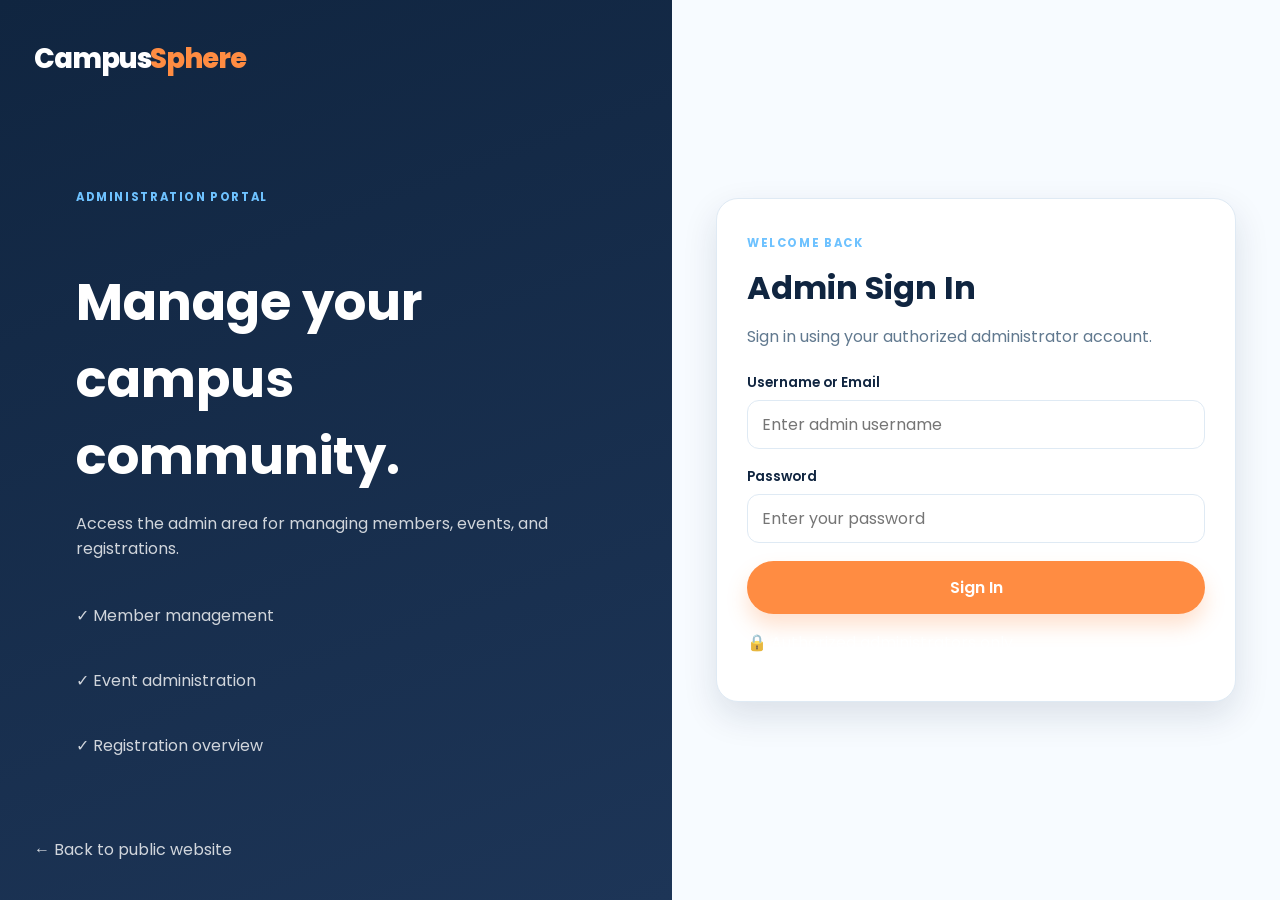
<file: admin-login.html>
<!DOCTYPE html>
<html lang="en">
<head>
  <meta charset="UTF-8" />
  <meta name="viewport" content="width=device-width, initial-scale=1.0" />
  <title>CampusSphere | Admin Login</title>
  <link rel="preconnect" href="https://fonts.googleapis.com" />
  <link rel="preconnect" href="https://fonts.gstatic.com" crossorigin />
  <link href="https://fonts.googleapis.com/css2?family=Poppins:wght@400;500;600;700&display=swap" rel="stylesheet" />
  <link rel="stylesheet" href="styles.css" />
  <script src="app.js" defer></script>
</head>
<body class="admin-auth-page">
  <main class="auth-layout">
    <section class="auth-visual">
      <a class="logo" href="index.html">Campus<span>Sphere</span></a>

      <div class="auth-visual-content">
        <span class="eyebrow">Administration portal</span>
        <h1>Manage your campus community.</h1>
        <p>Access the admin area for managing members, events, and registrations.</p>
        <div class="auth-benefits">
          <p>✓ Member management</p>
          <p>✓ Event administration</p>
          <p>✓ Registration overview</p>
        </div>
      </div>

      <a class="auth-back" href="index.html">← Back to public website</a>
    </section>

    <section class="auth-form-wrap">
      <form class="form-card auth-card" id="admin-login-form" action="#" method="post" data-demo-form>
        <span class="eyebrow">Welcome back</span>
        <h2>Admin Sign In</h2>
        <p class="form-subtitle">Sign in using your authorized administrator account.</p>

        <div class="form-group">
          <label for="admin-username">Username or Email</label>
          <input type="text" id="admin-username" name="username" autocomplete="username" required placeholder="Enter admin username" />
        </div>

        <div class="form-group">
          <label for="admin-password">Password</label>
          <input type="password" id="admin-password" name="password" autocomplete="current-password" required placeholder="Enter your password" />
        </div>

        <button class="btn btn-primary btn-full" type="submit">Sign In</button>
        <p id="admin-login-message" class="form-message" aria-live="polite"></p>
        <p class="security-note">🔒 Authorized administrators only.</p>
      </form>
    </section>
  </main>
</body>
</html>
</file>
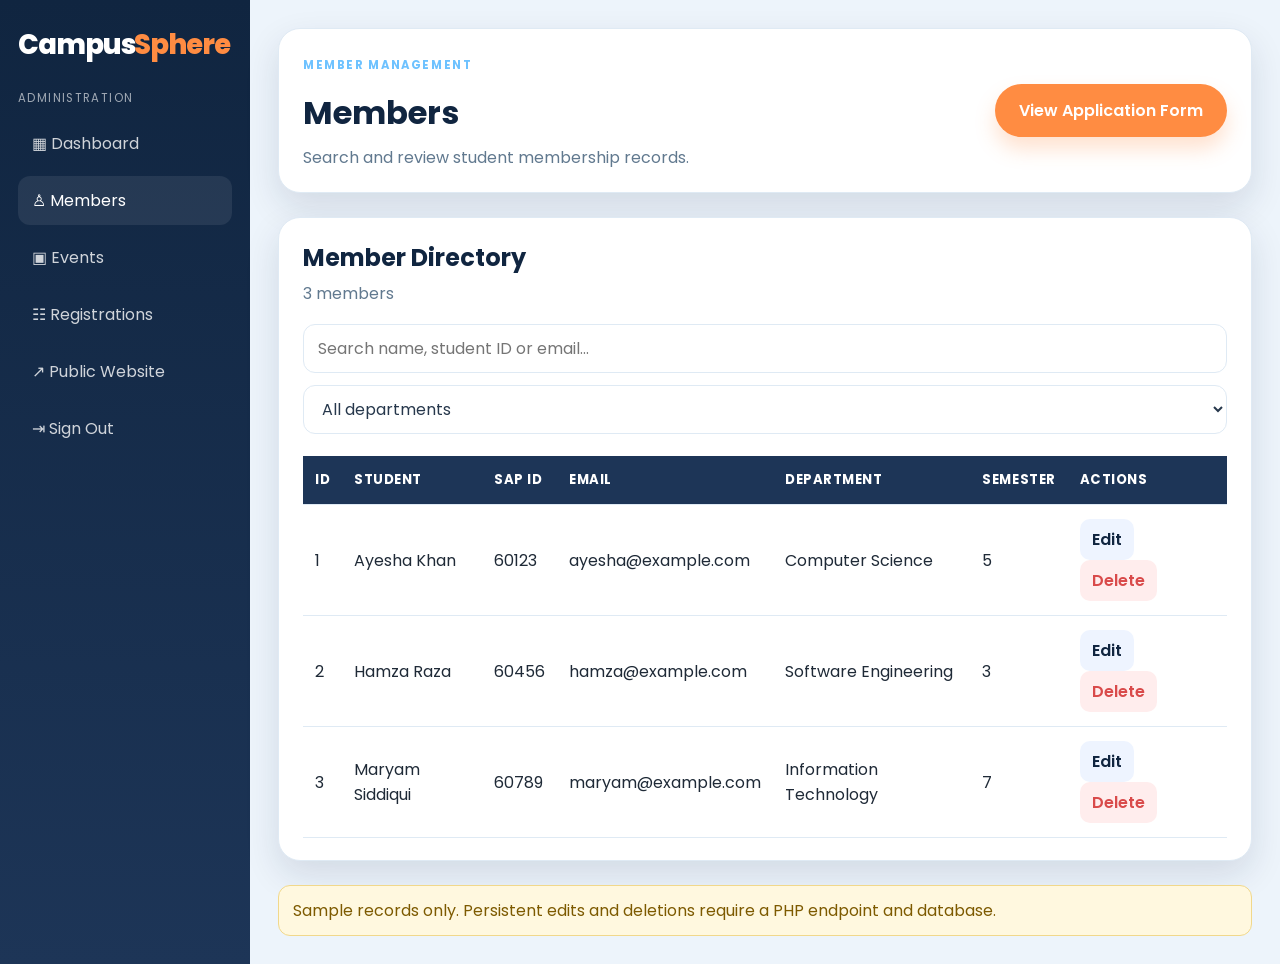
<file: admin-members.html>
<!DOCTYPE html>
<html lang="en">
<head>
  <meta charset="UTF-8" />
  <meta name="viewport" content="width=device-width, initial-scale=1.0" />
  <title>CampusSphere | Manage Members</title>
  <link rel="preconnect" href="https://fonts.googleapis.com" />
  <link rel="preconnect" href="https://fonts.gstatic.com" crossorigin />
  <link href="https://fonts.googleapis.com/css2?family=Poppins:wght@400;500;600;700&display=swap" rel="stylesheet" />
  <link rel="stylesheet" href="styles.css" />
  <script src="app.js" defer></script>
</head>
<body class="admin-page">
  <aside class="admin-sidebar">
    <a class="logo" href="index.html">Campus<span>Sphere</span></a>
    <p class="sidebar-label">Administration</p>
    <a class="sidebar-link" href="admin_dashboard.html">▦ Dashboard</a>
    <a class="sidebar-link active" href="admin-members.html">♙ Members</a>
    <a class="sidebar-link" href="admin_events.html">▣ Events</a>
    <a class="sidebar-link" href="admin-registrations.html">☷ Registrations</a>
    <a class="sidebar-link" href="index.html">↗ Public Website</a>
    <a class="sidebar-link" href="admin-login.html">⇥ Sign Out</a>
  </aside>

  <main class="admin-main">
    <header class="admin-topbar">
      <div>
        <span class="eyebrow">Member management</span>
        <h1>Members</h1>
        <p>Search and review student membership records.</p>
      </div>
      <a href="membership.html" class="btn btn-primary">View Application Form</a>
    </header>

    <section class="admin-content">
      <div class="admin-panel">
        <div class="panel-heading">
          <div>
            <h2>Member Directory</h2>
            <p id="member-count">3 sample members</p>
          </div>
        </div>

        <div class="filter-bar admin-filter">
          <input type="search" id="member-search" placeholder="Search name, student ID or email..." aria-label="Search members" />
          <select id="member-department-filter" aria-label="Filter department">
            <option value="">All departments</option>
            <option>Computer Science</option>
            <option>Software Engineering</option>
            <option>Information Technology</option>
          </select>
        </div>

        <div class="table-wrap">
          <table data-table>
            <thead>
              <tr>
                <th>ID</th>
                <th>Student</th>
                <th>SAP ID</th>
                <th>Email</th>
                <th>Department</th>
                <th>Semester</th>
                <th>Actions</th>
              </tr>
            </thead>
            <tbody id="admin-members-table">
              <tr class="admin-member-row" data-department="Computer Science"><td>1</td><td>Ayesha Khan</td><td>60123</td><td>ayesha@example.com</td><td>Computer Science</td><td>5</td><td><button class="table-action edit-member">Edit</button> <button class="table-action danger delete-member">Delete</button></td></tr>
              <tr class="admin-member-row" data-department="Software Engineering"><td>2</td><td>Hamza Raza</td><td>60456</td><td>hamza@example.com</td><td>Software Engineering</td><td>3</td><td><button class="table-action edit-member">Edit</button> <button class="table-action danger delete-member">Delete</button></td></tr>
              <tr class="admin-member-row" data-department="Information Technology"><td>3</td><td>Maryam Siddiqui</td><td>60789</td><td>maryam@example.com</td><td>Information Technology</td><td>7</td><td><button class="table-action edit-member">Edit</button> <button class="table-action danger delete-member">Delete</button></td></tr>
            </tbody>
          </table>
        </div>

        <p id="members-no-results" class="empty-state" hidden>No matching members found.</p>
        <p id="members-message" class="form-message" aria-live="polite"></p>
      </div>

      <p class="demo-notice">Sample records only. Persistent edits and deletions require a PHP endpoint and database.</p>
    </section>
  </main>
</body>
</html>
</file>
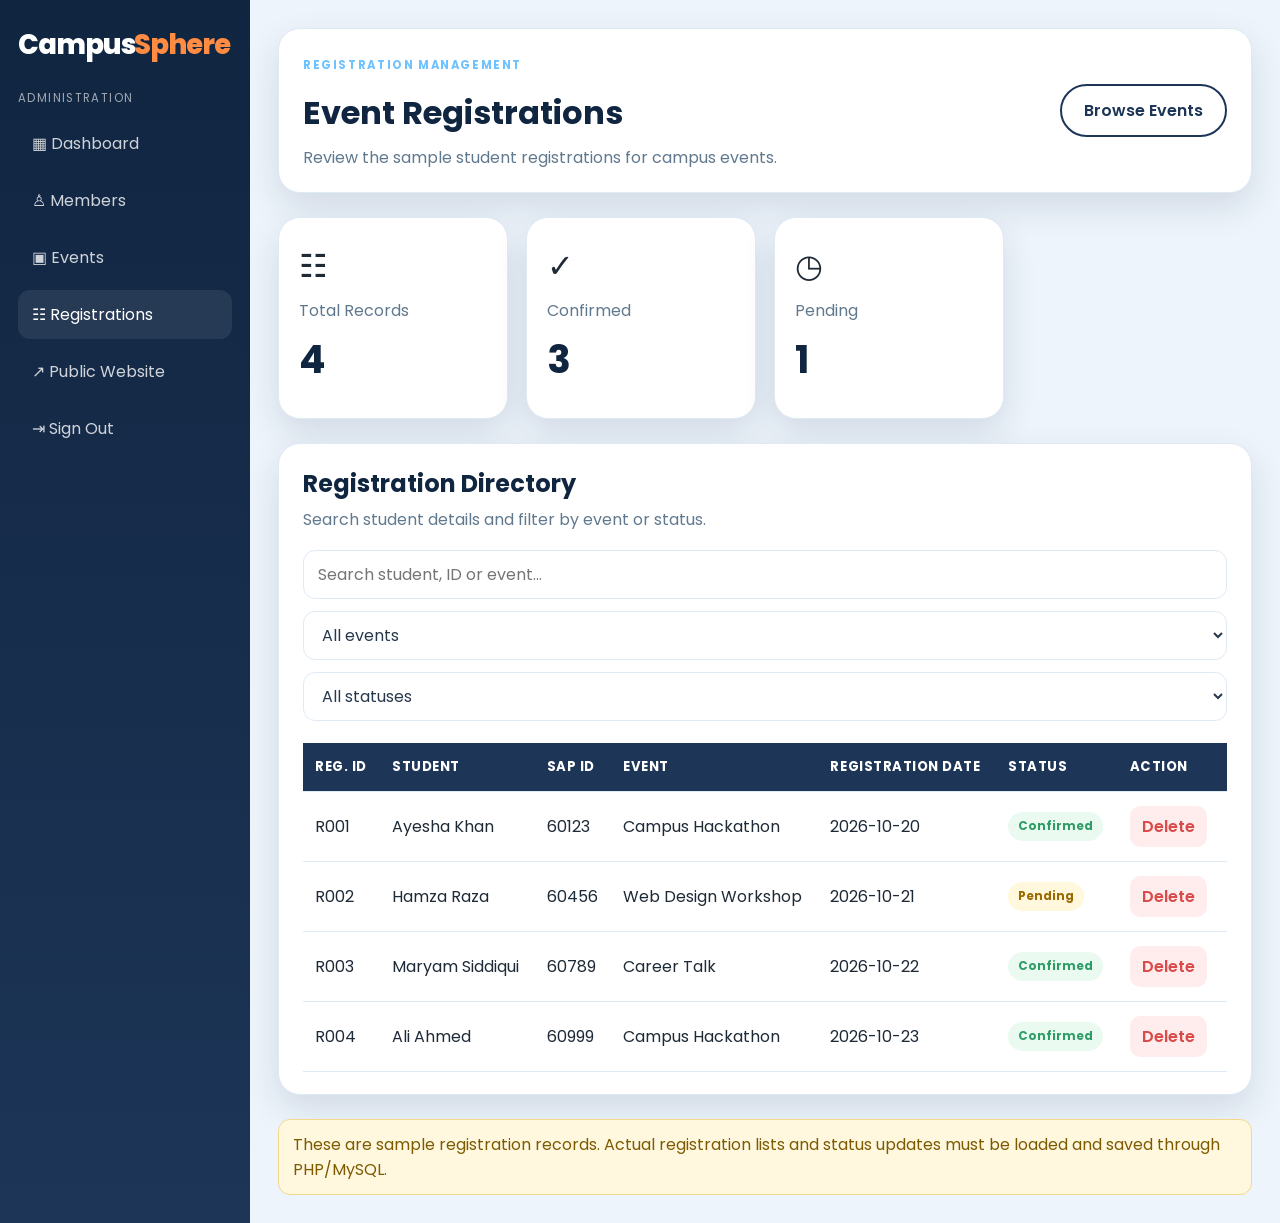
<file: admin-registrations.html>
<!DOCTYPE html>
<html lang="en">
<head>
  <meta charset="UTF-8" />
  <meta name="viewport" content="width=device-width, initial-scale=1.0" />
  <title>CampusSphere | Event Registrations</title>
  <link rel="preconnect" href="https://fonts.googleapis.com" />
  <link rel="preconnect" href="https://fonts.gstatic.com" crossorigin />
  <link href="https://fonts.googleapis.com/css2?family=Poppins:wght@400;500;600;700&display=swap" rel="stylesheet" />
  <link rel="stylesheet" href="styles.css" />
  <script src="app.js" defer></script>
</head>
<body class="admin-page">
  <aside class="admin-sidebar">
    <a class="logo" href="index.html">Campus<span>Sphere</span></a>
    <p class="sidebar-label">Administration</p>
    <a class="sidebar-link" href="admin_dashboard.html">▦ Dashboard</a>
    <a class="sidebar-link" href="admin-members.html">♙ Members</a>
    <a class="sidebar-link" href="admin_events.html">▣ Events</a>
    <a class="sidebar-link active" href="admin-registrations.html">☷ Registrations</a>
    <a class="sidebar-link" href="index.html">↗ Public Website</a>
    <a class="sidebar-link" href="admin-login.html">⇥ Sign Out</a>
  </aside>

  <main class="admin-main">
    <header class="admin-topbar">
      <div>
        <span class="eyebrow">Registration management</span>
        <h1>Event Registrations</h1>
        <p>Review the sample student registrations for campus events.</p>
      </div>
      <a href="events.html" class="btn btn-outline">Browse Events</a>
    </header>

    <section class="admin-content">
      <div class="admin-stat-grid">
        <article class="admin-stat"><span class="stat-symbol">☷</span><p>Total Records</p><h2 id="registration-total">4</h2></article>
        <article class="admin-stat"><span class="stat-symbol">✓</span><p>Confirmed</p><h2 id="registration-confirmed">3</h2></article>
        <article class="admin-stat"><span class="stat-symbol">◷</span><p>Pending</p><h2 id="registration-pending">1</h2></article>
      </div>

      <section class="admin-panel">
        <div class="panel-heading">
          <div>
            <h2>Registration Directory</h2>
            <p>Search student details and filter by event or status.</p>
          </div>
        </div>

        <div class="filter-bar admin-filter">
          <input type="search" id="registration-search" placeholder="Search student, ID or event..." aria-label="Search registrations" />
          <select id="registration-event-filter" aria-label="Filter by event">
            <option value="">All events</option>
            <option>Campus Hackathon</option>
            <option>Web Design Workshop</option>
            <option>Career Talk</option>
          </select>
          <select id="registration-status-filter" aria-label="Filter by status">
            <option value="">All statuses</option>
            <option>Confirmed</option>
            <option>Pending</option>
          </select>
        </div>

        <div class="table-wrap">
          <table data-table>
            <thead>
              <tr>
                <th>Reg. ID</th>
                <th>Student</th>
                <th>SAP ID</th>
                <th>Event</th>
                <th>Registration Date</th>
                <th>Status</th>
                <th>Action</th>
              </tr>
            </thead>
            <tbody id="admin-registrations-table">
              <tr class="registration-row" data-event="Campus Hackathon" data-status="Confirmed"><td>R001</td><td>Ayesha Khan</td><td>60123</td><td>Campus Hackathon</td><td>2026-10-20</td><td><span class="status-badge">Confirmed</span></td><td><button class="table-action danger delete-registration">Delete</button></td></tr>
              <tr class="registration-row" data-event="Web Design Workshop" data-status="Pending"><td>R002</td><td>Hamza Raza</td><td>60456</td><td>Web Design Workshop</td><td>2026-10-21</td><td><span class="status-badge status-pending">Pending</span></td><td><button class="table-action danger delete-registration">Delete</button></td></tr>
              <tr class="registration-row" data-event="Career Talk" data-status="Confirmed"><td>R003</td><td>Maryam Siddiqui</td><td>60789</td><td>Career Talk</td><td>2026-10-22</td><td><span class="status-badge">Confirmed</span></td><td><button class="table-action danger delete-registration">Delete</button></td></tr>
              <tr class="registration-row" data-event="Campus Hackathon" data-status="Confirmed"><td>R004</td><td>Ali Ahmed</td><td>60999</td><td>Campus Hackathon</td><td>2026-10-23</td><td><span class="status-badge">Confirmed</span></td><td><button class="table-action danger delete-registration">Delete</button></td></tr>
            </tbody>
          </table>
        </div>

        <p id="registrations-empty" class="empty-state" hidden>No matching registrations found.</p>
        <p id="registrations-message" class="form-message" aria-live="polite"></p>
      </section>

      <p class="demo-notice">These are sample registration records. Actual registration lists and status updates must be loaded and saved through PHP/MySQL.</p>
    </section>
  </main>
</body>
</html>
</file>
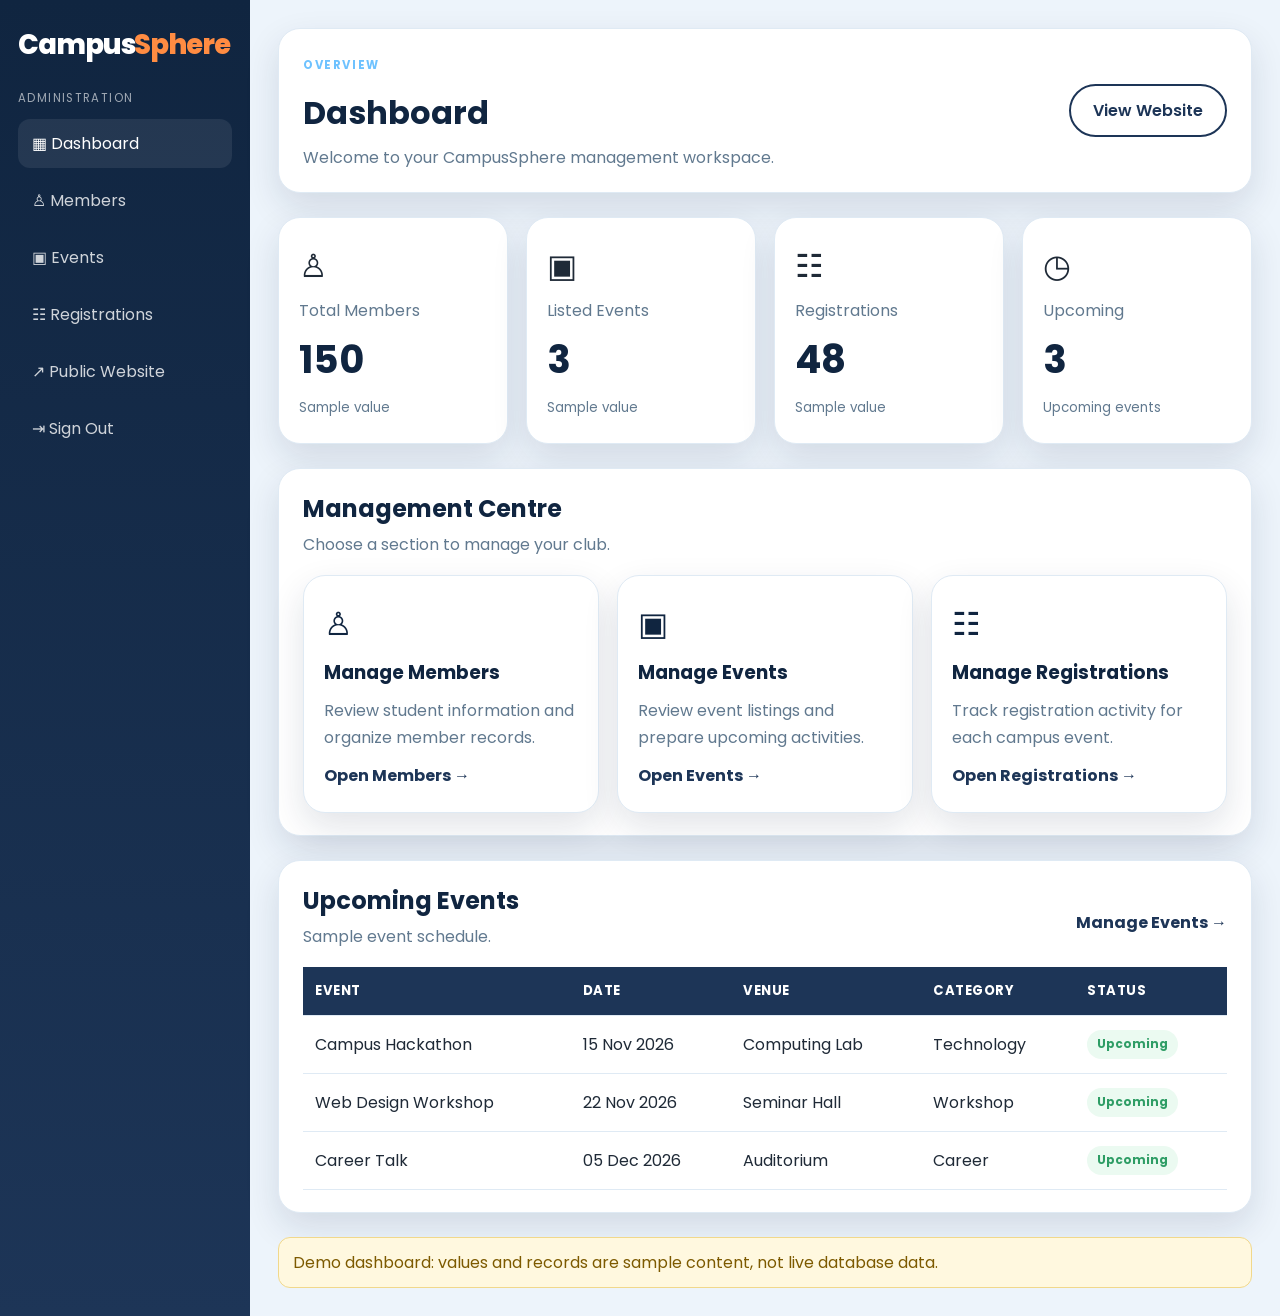
<file: admin_dashboard.html>
<!DOCTYPE html>
<html lang="en">
<head>
  <meta charset="UTF-8" />
  <meta name="viewport" content="width=device-width, initial-scale=1.0" />
  <title>CampusSphere | Admin Dashboard</title>
  <link rel="preconnect" href="https://fonts.googleapis.com" />
  <link rel="preconnect" href="https://fonts.gstatic.com" crossorigin />
  <link href="https://fonts.googleapis.com/css2?family=Poppins:wght@400;500;600;700&display=swap" rel="stylesheet" />
  <link rel="stylesheet" href="styles.css" />
  <script src="app.js" defer></script>
</head>
<body class="admin-page">
  <aside class="admin-sidebar">
    <a class="logo" href="index.html">Campus<span>Sphere</span></a>
    <p class="sidebar-label">Administration</p>
    <a class="sidebar-link active" href="admin_dashboard.html">▦ Dashboard</a>
    <a class="sidebar-link" href="admin-members.html">♙ Members</a>
    <a class="sidebar-link" href="admin_events.html">▣ Events</a>
    <a class="sidebar-link" href="admin-registrations.html">☷ Registrations</a>
    <a class="sidebar-link" href="index.html">↗ Public Website</a>
    <a class="sidebar-link" href="admin-login.html">⇥ Sign Out</a>
  </aside>

  <main class="admin-main">
    <header class="admin-topbar">
      <div>
        <span class="eyebrow">Overview</span>
        <h1>Dashboard</h1>
        <p>Welcome to your CampusSphere management workspace.</p>
      </div>
      <a href="index.html" class="btn btn-outline">View Website</a>
    </header>

    <section class="admin-content">
      <div class="admin-stat-grid">
        <article class="admin-stat">
          <span class="stat-symbol">♙</span>
          <p>Total Members</p>
          <h2 id="dashboard-members">150</h2>
          <small>Sample value</small>
        </article>
        <article class="admin-stat">
          <span class="stat-symbol">▣</span>
          <p>Listed Events</p>
          <h2 id="dashboard-events">3</h2>
          <small>Sample value</small>
        </article>
        <article class="admin-stat">
          <span class="stat-symbol">☷</span>
          <p>Registrations</p>
          <h2 id="dashboard-registrations">48</h2>
          <small>Sample value</small>
        </article>
        <article class="admin-stat">
          <span class="stat-symbol">◷</span>
          <p>Upcoming</p>
          <h2>3</h2>
          <small>Upcoming events</small>
        </article>
      </div>

      <section class="admin-panel">
        <div class="panel-heading">
          <div>
            <h2>Management Centre</h2>
            <p>Choose a section to manage your club.</p>
          </div>
        </div>

        <div class="management-grid">
          <a class="management-card" href="admin-members.html"><span>♙</span><h3>Manage Members</h3><p>Review student information and organize member records.</p><strong>Open Members →</strong></a>
          <a class="management-card" href="admin_events.html"><span>▣</span><h3>Manage Events</h3><p>Review event listings and prepare upcoming activities.</p><strong>Open Events →</strong></a>
          <a class="management-card" href="admin-registrations.html"><span>☷</span><h3>Manage Registrations</h3><p>Track registration activity for each campus event.</p><strong>Open Registrations →</strong></a>
        </div>
      </section>

      <section class="admin-panel">
        <div class="panel-heading">
          <div>
            <h2>Upcoming Events</h2>
            <p>Sample event schedule.</p>
          </div>
          <a class="text-link" href="admin_events.html">Manage Events →</a>
        </div>

        <div class="table-wrap">
          <table>
            <thead>
              <tr>
                <th>Event</th>
                <th>Date</th>
                <th>Venue</th>
                <th>Category</th>
                <th>Status</th>
              </tr>
            </thead>
            <tbody>
              <tr><td>Campus Hackathon</td><td>15 Nov 2026</td><td>Computing Lab</td><td>Technology</td><td><span class="status-badge">Upcoming</span></td></tr>
              <tr><td>Web Design Workshop</td><td>22 Nov 2026</td><td>Seminar Hall</td><td>Workshop</td><td><span class="status-badge">Upcoming</span></td></tr>
              <tr><td>Career Talk</td><td>05 Dec 2026</td><td>Auditorium</td><td>Career</td><td><span class="status-badge">Upcoming</span></td></tr>
            </tbody>
          </table>
        </div>
      </section>

      <p class="demo-notice">Demo dashboard: values and records are sample content, not live database data.</p>
    </section>
  </main>
</body>
</html>
</file>
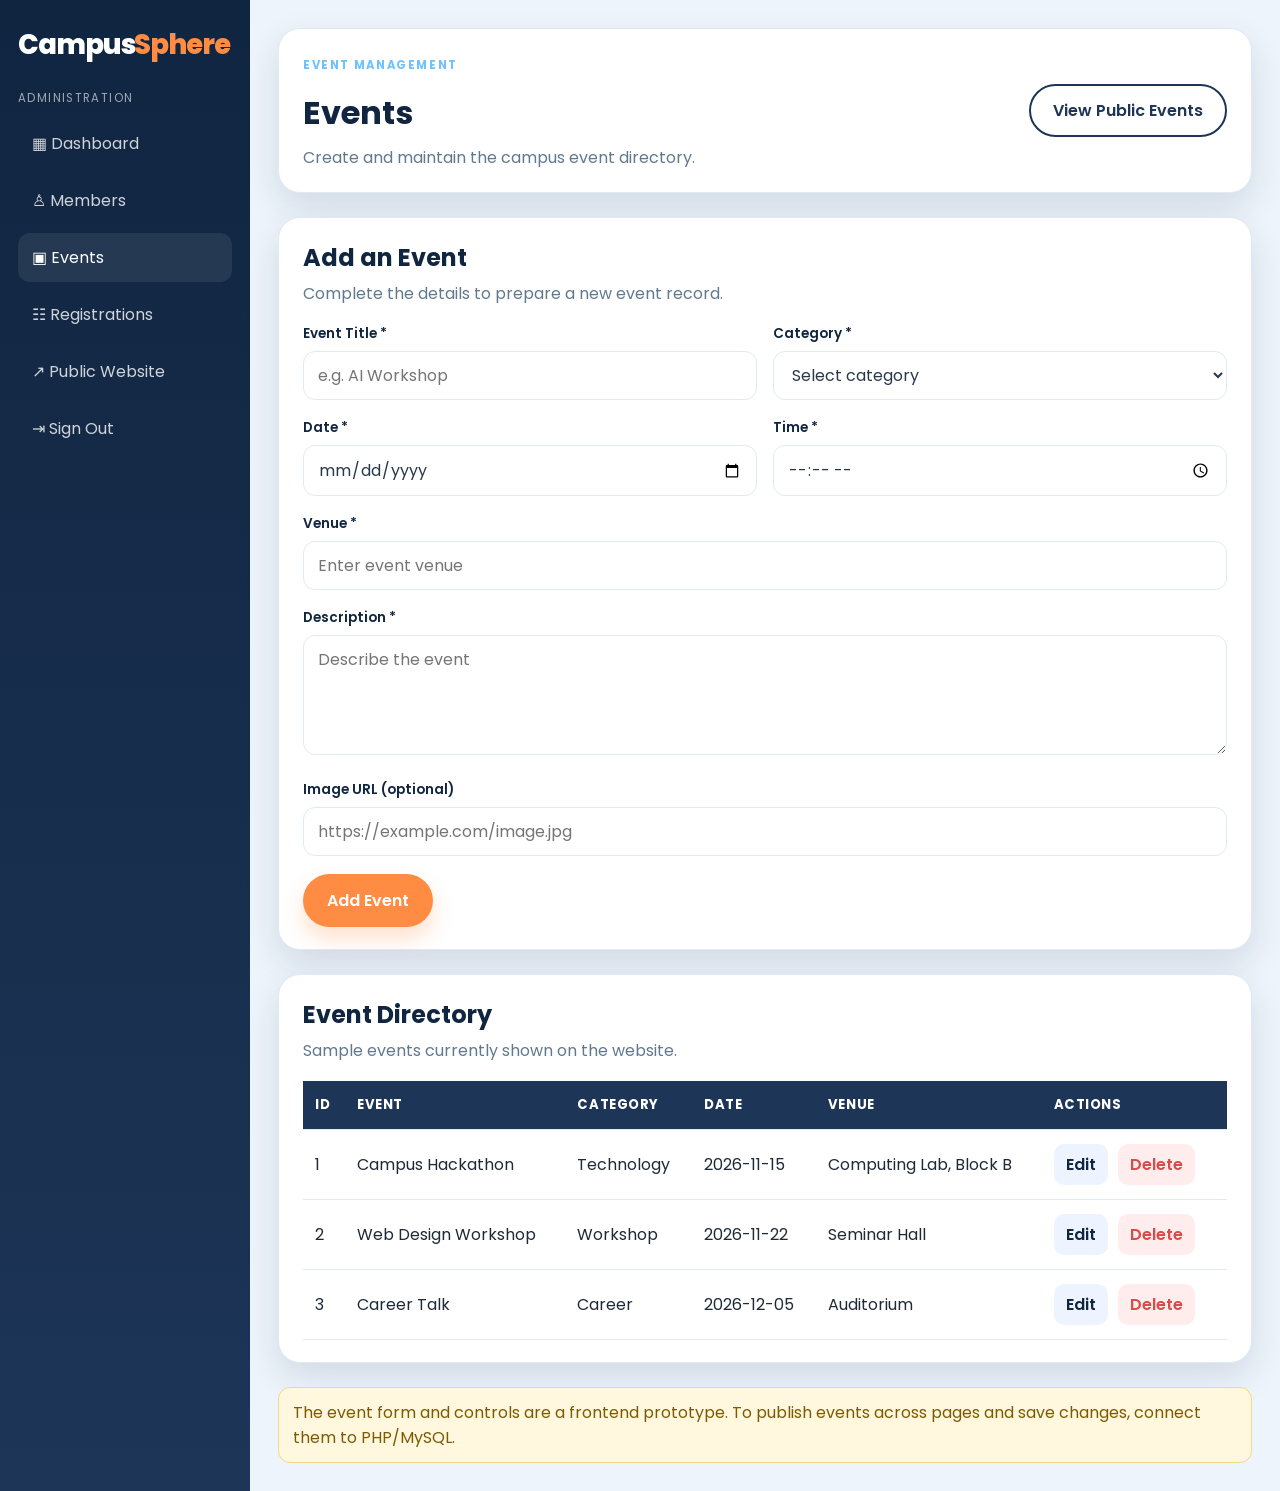
<file: admin_events.html>
<!DOCTYPE html>
<html lang="en">
<head>
  <meta charset="UTF-8" />
  <meta name="viewport" content="width=device-width, initial-scale=1.0" />
  <title>CampusSphere | Manage Events</title>
  <link rel="preconnect" href="https://fonts.googleapis.com" />
  <link rel="preconnect" href="https://fonts.gstatic.com" crossorigin />
  <link href="https://fonts.googleapis.com/css2?family=Poppins:wght@400;500;600;700&display=swap" rel="stylesheet" />
  <link rel="stylesheet" href="styles.css" />
  <script src="app.js" defer></script>
</head>
<body class="admin-page">
  <aside class="admin-sidebar">
    <a class="logo" href="index.html">Campus<span>Sphere</span></a>
    <p class="sidebar-label">Administration</p>
    <a class="sidebar-link" href="admin_dashboard.html">▦ Dashboard</a>
    <a class="sidebar-link" href="admin-members.html">♙ Members</a>
    <a class="sidebar-link active" href="admin_events.html">▣ Events</a>
    <a class="sidebar-link" href="admin-registrations.html">☷ Registrations</a>
    <a class="sidebar-link" href="index.html">↗ Public Website</a>
    <a class="sidebar-link" href="admin-login.html">⇥ Sign Out</a>
  </aside>

  <main class="admin-main">
    <header class="admin-topbar">
      <div>
        <span class="eyebrow">Event management</span>
        <h1>Events</h1>
        <p>Create and maintain the campus event directory.</p>
      </div>
      <a href="events.html" class="btn btn-outline">View Public Events</a>
    </header>

    <section class="admin-content">
      <section class="admin-panel">
        <div class="panel-heading">
          <div>
            <h2>Add an Event</h2>
            <p>Complete the details to prepare a new event record.</p>
          </div>
        </div>

        <form id="admin-event-form" class="admin-form" action="#" method="post" data-demo-form>
          <div class="form-row">
            <div class="form-group">
              <label for="new-event-title">Event Title *</label>
              <input id="new-event-title" name="title" required maxlength="150" placeholder="e.g. AI Workshop" />
            </div>
            <div class="form-group">
              <label for="new-event-category">Category *</label>
              <select id="new-event-category" name="category" required>
                <option value="">Select category</option>
                <option>Technology</option>
                <option>Workshop</option>
                <option>Career</option>
                <option>Social</option>
              </select>
            </div>
          </div>

          <div class="form-row">
            <div class="form-group">
              <label for="new-event-date">Date *</label>
              <input id="new-event-date" name="date" type="date" required />
            </div>
            <div class="form-group">
              <label for="new-event-time">Time *</label>
              <input id="new-event-time" name="time" type="time" required />
            </div>
          </div>

          <div class="form-group">
            <label for="new-event-venue">Venue *</label>
            <input id="new-event-venue" name="venue" required maxlength="200" placeholder="Enter event venue" />
          </div>

          <div class="form-group">
            <label for="new-event-description">Description *</label>
            <textarea id="new-event-description" name="description" rows="3" required maxlength="2000" placeholder="Describe the event"></textarea>
          </div>

          <div class="form-group">
            <label for="new-event-image">Image URL (optional)</label>
            <input id="new-event-image" name="image" type="url" placeholder="https://example.com/image.jpg" />
          </div>

          <button class="btn btn-primary" type="submit">Add Event</button>
          <p id="admin-event-message" class="form-message" aria-live="polite"></p>
        </form>
      </section>

      <section class="admin-panel">
        <div class="panel-heading">
          <div>
            <h2>Event Directory</h2>
            <p>Sample events currently shown on the website.</p>
          </div>
        </div>

        <div class="table-wrap">
          <table>
            <thead>
              <tr>
                <th>ID</th>
                <th>Event</th>
                <th>Category</th>
                <th>Date</th>
                <th>Venue</th>
                <th>Actions</th>
              </tr>
            </thead>
            <tbody id="admin-events-table">
              <tr class="admin-event-row"><td>1</td><td>Campus Hackathon</td><td>Technology</td><td>2026-11-15</td><td>Computing Lab, Block B</td><td><button type="button" class="table-action edit-event">Edit</button> <button type="button" class="table-action danger delete-event">Delete</button></td></tr>
              <tr class="admin-event-row"><td>2</td><td>Web Design Workshop</td><td>Workshop</td><td>2026-11-22</td><td>Seminar Hall</td><td><button type="button" class="table-action edit-event">Edit</button> <button type="button" class="table-action danger delete-event">Delete</button></td></tr>
              <tr class="admin-event-row"><td>3</td><td>Career Talk</td><td>Career</td><td>2026-12-05</td><td>Auditorium</td><td><button type="button" class="table-action edit-event">Edit</button> <button type="button" class="table-action danger delete-event">Delete</button></td></tr>
            </tbody>
          </table>
        </div>

        <p id="admin-events-message" class="form-message" aria-live="polite"></p>
      </section>

      <p class="demo-notice">The event form and controls are a frontend prototype. To publish events across pages and save changes, connect them to PHP/MySQL.</p>
    </section>
  </main>
</body>
</html>
</file>
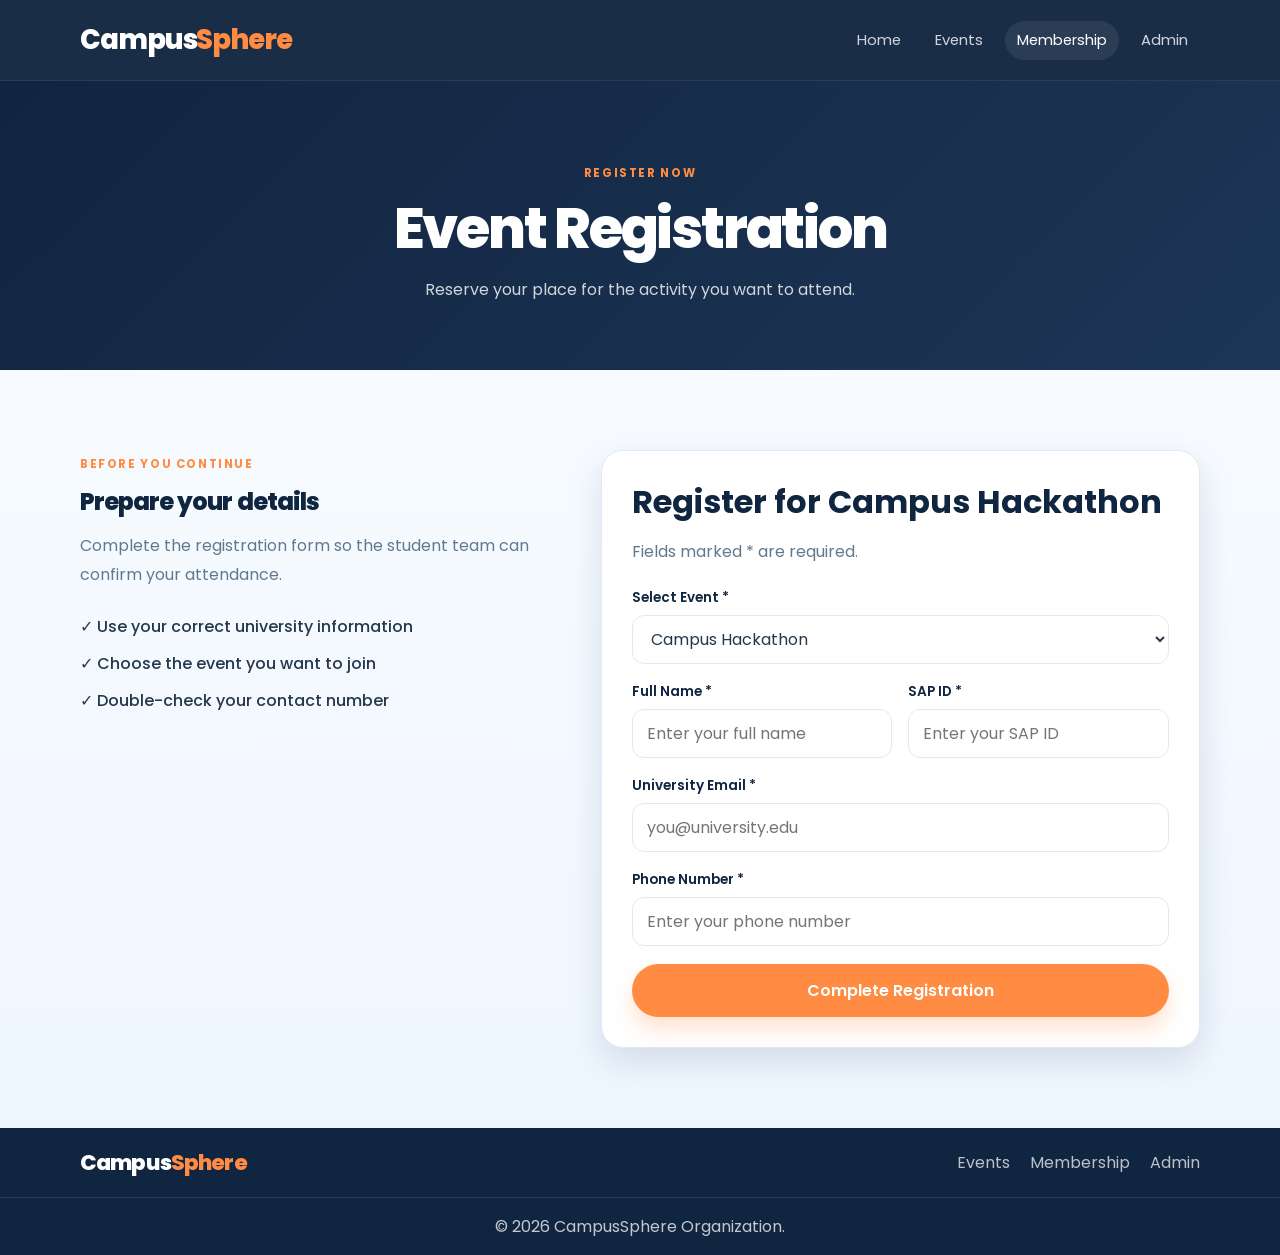
<file: event-registration.html>
<!DOCTYPE html>
<html lang="en">
<head>
  <meta charset="UTF-8" />
  <meta name="viewport" content="width=device-width, initial-scale=1.0" />
  <title>CampusSphere | Event Registration</title>
  <link rel="preconnect" href="https://fonts.googleapis.com" />
  <link rel="preconnect" href="https://fonts.gstatic.com" crossorigin />
  <link href="https://fonts.googleapis.com/css2?family=Poppins:wght@400;500;600;700&display=swap" rel="stylesheet" />
  <link rel="stylesheet" href="styles.css" />
  <script src="app.js" defer></script>
</head>
<body>
  <header class="site-header">
    <nav class="navbar container">
      <a class="logo" href="index.html">Campus<span>Sphere</span></a>
      <button class="menu-toggle" id="menu-toggle" aria-label="Toggle navigation">☰</button>
      <div class="nav-links" id="nav-links">
        <a href="index.html">Home</a>
        <a href="events.html">Events</a>
        <a href="membership.html" class="active">Membership</a>
        <a href="admin-login.html">Admin</a>
      </div>
    </nav>
  </header>

  <main>
    <section class="page-hero">
      <div class="container">
        <span class="eyebrow">Register now</span>
        <h1>Event Registration</h1>
        <p>Reserve your place for the activity you want to attend.</p>
      </div>
    </section>

    <section class="section section-light">
      <div class="container form-layout">
        <div class="form-intro">
          <span class="eyebrow">Before you continue</span>
          <h2>Prepare your details</h2>
          <p>Complete the registration form so the student team can confirm your attendance.</p>
          <ul class="check-list">
            <li>✓ Use your correct university information</li>
            <li>✓ Choose the event you want to join</li>
            <li>✓ Double-check your contact number</li>
          </ul>
        </div>

        <form class="form-card" id="event-registration-form" action="#" method="post" data-demo-form>
          <h2 id="registration-heading">Register for Campus Hackathon</h2>
          <p class="form-subtitle">Fields marked * are required.</p>

          <div class="form-group">
            <label for="registration-event">Select Event *</label>
            <select id="registration-event" name="event" required>
              <option value="1">Campus Hackathon</option>
              <option value="2">Web Design Workshop</option>
              <option value="3">Career Talk</option>
            </select>
          </div>

          <input type="hidden" id="registration-event-id" name="event_id" value="1" />

          <div class="form-row">
            <div class="form-group">
              <label for="reg-name">Full Name *</label>
              <input id="reg-name" type="text" required placeholder="Enter your full name" />
            </div>
            <div class="form-group">
              <label for="reg-sap">SAP ID *</label>
              <input id="reg-sap" type="text" required placeholder="Enter your SAP ID" />
            </div>
          </div>

          <div class="form-group">
            <label for="reg-email">University Email *</label>
            <input id="reg-email" type="email" required placeholder="you@university.edu" />
          </div>

          <div class="form-group">
            <label for="reg-phone">Phone Number *</label>
            <input id="reg-phone" type="tel" required placeholder="Enter your phone number" />
          </div>

          <button class="btn btn-primary btn-full" type="submit">Complete Registration</button>
          <p id="registration-message" class="form-message" aria-live="polite"></p>
        </form>
      </div>
    </section>
  </main>

  <footer class="site-footer">
    <div class="container footer-content">
      <a class="logo footer-logo" href="index.html">Campus<span>Sphere</span></a>
      <div class="footer-links">
        <a href="events.html">Events</a>
        <a href="membership.html">Membership</a>
        <a href="admin-login.html">Admin</a>
      </div>
    </div>
    <div class="footer-bottom">
      <p>© 2026 CampusSphere Organization.</p>
    </div>
  </footer>
</body>
</html>
</file>
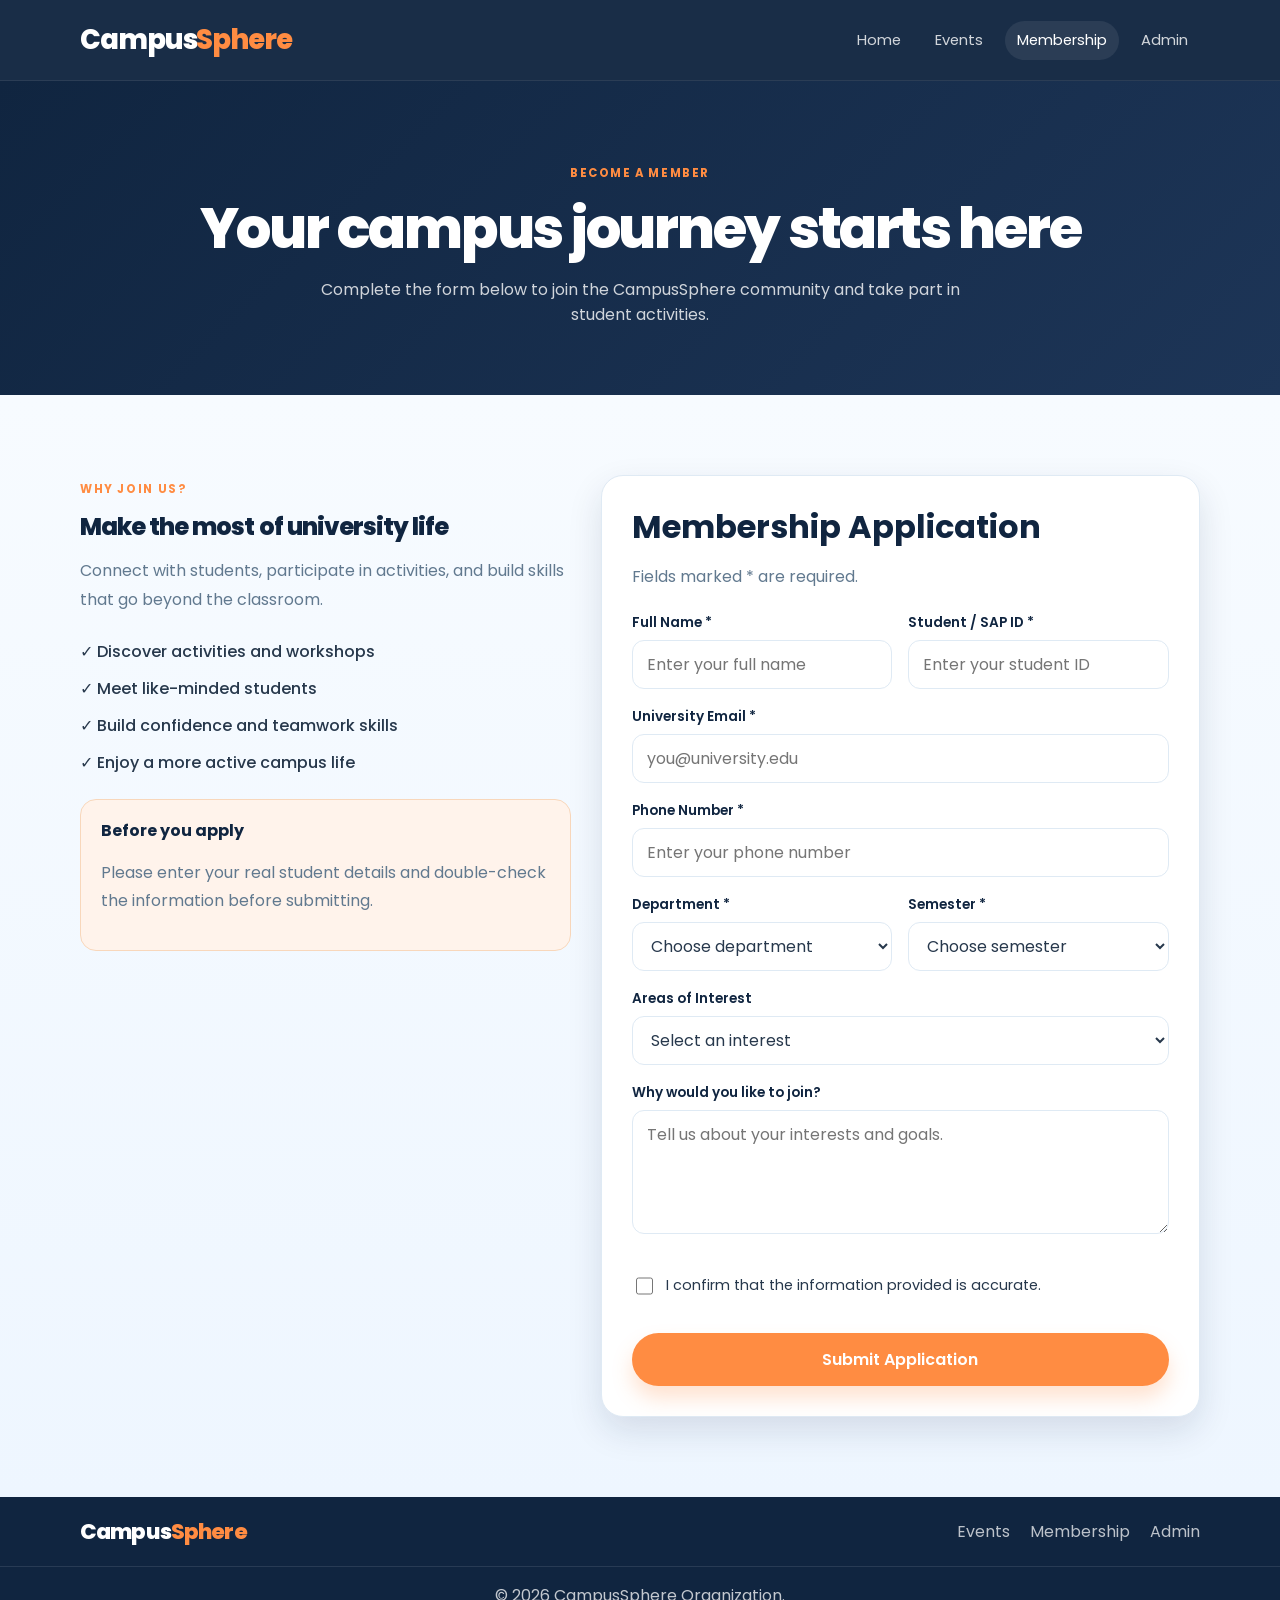
<file: membership.html>
<!DOCTYPE html>
<html lang="en">
<head>
  <meta charset="UTF-8" />
  <meta name="viewport" content="width=device-width, initial-scale=1.0" />
  <title>CampusSphere | Membership</title>
  <link rel="preconnect" href="https://fonts.googleapis.com" />
  <link rel="preconnect" href="https://fonts.gstatic.com" crossorigin />
  <link href="https://fonts.googleapis.com/css2?family=Poppins:wght@400;500;600;700&display=swap" rel="stylesheet" />
  <link rel="stylesheet" href="styles.css" />
  <script src="app.js" defer></script>
</head>
<body>
  <header class="site-header">
    <nav class="navbar container">
      <a class="logo" href="index.html">Campus<span>Sphere</span></a>
      <button class="menu-toggle" id="menu-toggle" aria-label="Toggle navigation">☰</button>
      <div class="nav-links" id="nav-links">
        <a href="index.html">Home</a>
        <a href="events.html">Events</a>
        <a class="active" href="membership.html">Membership</a>
        <a href="admin-login.html">Admin</a>
      </div>
    </nav>
  </header>

  <main>
    <section class="page-hero">
      <div class="container">
        <span class="eyebrow">Become a member</span>
        <h1>Your campus journey starts here</h1>
        <p>Complete the form below to join the CampusSphere community and take part in student activities.</p>
      </div>
    </section>

    <section class="section section-light">
      <div class="container form-layout">
        <div class="form-intro">
          <span class="eyebrow">Why join us?</span>
          <h2>Make the most of university life</h2>
          <p>Connect with students, participate in activities, and build skills that go beyond the classroom.</p>

          <ul class="check-list">
            <li>✓ Discover activities and workshops</li>
            <li>✓ Meet like-minded students</li>
            <li>✓ Build confidence and teamwork skills</li>
            <li>✓ Enjoy a more active campus life</li>
          </ul>

          <div class="notice-card">
            <strong>Before you apply</strong>
            <p>Please enter your real student details and double-check the information before submitting.</p>
          </div>
        </div>

        <form class="form-card" id="membership-form" action="#" method="post" data-demo-form>
          <h2>Membership Application</h2>
          <p class="form-subtitle">Fields marked * are required.</p>

          <div class="form-row">
            <div class="form-group">
              <label for="full-name">Full Name *</label>
              <input id="full-name" name="full_name" type="text" required maxlength="100" placeholder="Enter your full name" />
            </div>
            <div class="form-group">
              <label for="sap-id">Student / SAP ID *</label>
              <input id="sap-id" name="sap_id" type="text" required maxlength="30" placeholder="Enter your student ID" />
            </div>
          </div>

          <div class="form-group">
            <label for="email">University Email *</label>
            <input id="email" name="email" type="email" required maxlength="150" placeholder="you@university.edu" />
          </div>

          <div class="form-group">
            <label for="phone">Phone Number *</label>
            <input id="phone" name="phone" type="tel" required maxlength="25" placeholder="Enter your phone number" />
          </div>

          <div class="form-row">
            <div class="form-group">
              <label for="department">Department *</label>
              <select id="department" name="department" required>
                <option value="">Choose department</option>
                <option>Computer Science</option>
                <option>Software Engineering</option>
                <option>Information Technology</option>
                <option>Electrical Engineering</option>
                <option>Business Administration</option>
                <option>Psychology</option>
              </select>
            </div>
            <div class="form-group">
              <label for="semester">Semester *</label>
              <select id="semester" name="semester" required>
                <option value="">Choose semester</option>
                <option>1</option>
                <option>2</option>
                <option>3</option>
                <option>4</option>
                <option>5</option>
                <option>6</option>
                <option>7</option>
                <option>8</option>
              </select>
            </div>
          </div>

          <div class="form-group">
            <label for="interests">Areas of Interest</label>
            <select id="interests" name="interests">
              <option value="">Select an interest</option>
              <option>Technology</option>
              <option>Design</option>
              <option>Event Management</option>
              <option>Marketing</option>
              <option>Community Activities</option>
            </select>
          </div>

          <div class="form-group">
            <label for="reason">Why would you like to join?</label>
            <textarea id="reason" name="reason" rows="4" maxlength="1000" placeholder="Tell us about your interests and goals."></textarea>
          </div>

          <label class="checkbox-label">
            <input type="checkbox" id="confirm-details" required />
            I confirm that the information provided is accurate.
          </label>

          <button class="btn btn-primary btn-full" type="submit">Submit Application</button>
          <p id="membership-message" class="form-message" aria-live="polite"></p>
        </form>
      </div>
    </section>
  </main>

  <footer class="site-footer">
    <div class="container footer-content">
      <a class="logo footer-logo" href="index.html">Campus<span>Sphere</span></a>
      <div class="footer-links">
        <a href="events.html">Events</a>
        <a href="membership.html">Membership</a>
        <a href="admin-login.html">Admin</a>
      </div>
    </div>
    <div class="footer-bottom">
      <p>© 2026 CampusSphere Organization.</p>
    </div>
  </footer>
</body>
</html>
</file>
<file: styles.css>
body {
  margin: 0;
  font-family: "Poppins", sans-serif;
  background: #f5f9ff;
  color: #1f2a37;
}

* {
  box-sizing: border-box;
}

img {
  max-width: 100%;
  display: block;
}

a {
  text-decoration: none;
  color: inherit;
}

button,
input,
select,
textarea {
  font: inherit;
}

:root {
  --primary: #1d3557;
  --primary-dark: #102540;
  --secondary: #ff8c42;
  --secondary-soft: #fff3eb;
  --accent: #ffd166;
  --light: #ffffff;
  --soft: #f3f8ff;
  --text: #27384c;
  --muted: #61798f;
  --border: #dfeaf4;
  --success: #2e9d65;
  --success-bg: #ebfaf1;
  --danger: #d94a4a;
  --danger-bg: #ffe9e9;
  --shadow: 0 14px 35px rgba(16, 37, 64, 0.12);
  --radius: 22px;
}

.container {
  width: min(1120px, calc(100% - 28px));
  margin: 0 auto;
}

.section {
  padding: 80px 0;
}

.section-light {
  background: linear-gradient(180deg, #f7fbff, #eef6ff);
}

.site-header {
  position: sticky;
  top: 0;
  z-index: 1000;
  background: rgba(16, 37, 64, 0.96);
  border-bottom: 1px solid rgba(255, 255, 255, 0.08);
  backdrop-filter: blur(8px);
}

.navbar {
  display: flex;
  align-items: center;
  justify-content: space-between;
  min-height: 80px;
  gap: 20px;
}

.logo {
  font-size: 1.7rem;
  font-weight: 800;
  color: #fff;
  letter-spacing: -0.04em;
}

.logo span {
  color: var(--secondary);
}

.nav-links {
  display: flex;
  align-items: center;
  gap: 10px;
  flex-wrap: wrap;
}

.nav-links a {
  padding: 9px 12px;
  border-radius: 999px;
  color: rgba(255, 255, 255, 0.8);
  font-size: 0.92rem;
  transition: 0.25s ease;
}

.nav-links a:hover,
.nav-links a.active {
  background: rgba(255, 255, 255, 0.08);
  color: #fff;
}

.menu-toggle {
  display: none;
  background: transparent;
  border: 1px solid rgba(255, 255, 255, 0.25);
  color: #fff;
  padding: 9px 12px;
  border-radius: 10px;
  font-size: 1.3rem;
}

.hero {
  background: linear-gradient(135deg, rgba(29, 53, 87, 0.9), rgba(37, 99, 235, 0.7)), url("https://images.unsplash.com/photo-1523240795612-9a054b0db644?auto=format&fit=crop&w=1200&q=80") center/cover no-repeat;
  color: #fff;
  padding: 90px 0 100px;
}

.hero-content {
  display: grid;
  grid-template-columns: 1.15fr 0.85fr;
  align-items: center;
  gap: 35px;
}

.eyebrow {
  display: inline-block;
  font-size: 0.72rem;
  letter-spacing: 0.14em;
  text-transform: uppercase;
  font-weight: 700;
  color: #6ec2ff;
  margin-bottom: 15px;
}

.hero h1,
.page-hero h1,
.section-heading h2,
.form-intro h2,
.detail-main h2,
.contact-layout h2,
.join-section h2 {
  font-weight: 800;
  letter-spacing: -0.04em;
  color: var(--primary-dark);
  margin: 0 0 16px;
  line-height: 1.15;
}

.hero h1 {
  color: #fff;
  font-size: clamp(2.5rem, 5vw, 4.3rem);
}

.hero h1 span {
  color: var(--secondary);
}

.hero p {
  color: rgba(255, 255, 255, 0.82);
  font-size: 1.05rem;
  line-height: 1.8;
  max-width: 600px;
}

.hero-buttons,
.detail-actions {
  display: flex;
  gap: 12px;
  flex-wrap: wrap;
  margin-top: 24px;
}

.btn {
  display: inline-flex;
  align-items: center;
  justify-content: center;
  min-height: 48px;
  padding: 12px 22px;
  border-radius: 999px;
  font-weight: 600;
  transition: 0.25s ease;
  border: 2px solid transparent;
}

.btn:hover {
  transform: translateY(-2px);
}

.btn-primary {
  background: var(--secondary);
  color: #fff;
  box-shadow: 0 12px 20px rgba(255, 140, 66, 0.25);
}

.btn-primary:hover {
  background: #ff9d5c;
}

.btn-outline {
  background: transparent;
  color: var(--primary);
  border-color: var(--primary);
}

.btn-outline:hover {
  background: var(--primary);
  color: #fff;
}

.btn-white {
  background: #fff;
  color: var(--primary-dark);
}

.btn-full {
  width: 100%;
}

.hero-note {
  margin-top: 18px;
  color: rgba(255, 255, 255, 0.8);
}

.hero-visual {
  position: relative;
}

.hero-visual img {
  width: 100%;
  height: 530px;
  object-fit: cover;
  border-radius: 30px;
  box-shadow: var(--shadow);
}

.floating-card {
  position: absolute;
  bottom: 22px;
  left: 22px;
  background: rgba(255, 255, 255, 0.96);
  color: var(--primary-dark);
  padding: 14px 18px;
  border-radius: 16px;
  box-shadow: var(--shadow);
  font-weight: 600;
  display: flex;
  align-items: center;
  gap: 10px;
}

.section-heading {
  text-align: center;
  max-width: 760px;
  margin: 0 auto 40px;
}

.section-heading .eyebrow,
.page-hero .eyebrow,
.form-intro .eyebrow,
.join-section .eyebrow,
.contact-layout .eyebrow {
  color: var(--secondary);
}

.section-heading p,
.form-intro p,
.contact-layout p,
.join-section p,
.detail-main p,
.footer-content p,
.detail-panel p {
  color: var(--muted);
  line-height: 1.8;
}

.feature-grid,
.activity-grid,
.testimonial-grid,
.event-grid,
.gallery-grid,
.stats-grid {
  display: grid;
  gap: 24px;
}

.feature-grid,
.activity-grid,
.testimonial-grid {
  grid-template-columns: repeat(3, minmax(0, 1fr));
}

.feature-card,
.activity-card,
.testimonial-card,
.event-card,
.form-card,
.detail-panel,
.admin-panel,
.admin-stat,
.management-card {
  background: #fff;
  border: 1px solid var(--border);
  border-radius: var(--radius);
  box-shadow: var(--shadow);
}

.feature-card,
.activity-card,
.testimonial-card {
  padding: 28px 24px;
}

.feature-icon {
  width: 64px;
  height: 64px;
  display: grid;
  place-items: center;
  background: var(--secondary-soft);
  border-radius: 18px;
  font-size: 2rem;
  margin-bottom: 18px;
}

.activity-card,
.feature-card {
  text-align: center;
}

.activity-card span {
  font-size: 2.2rem;
  display: inline-block;
  margin-bottom: 8px;
}

.stats-section {
  background: linear-gradient(135deg, var(--primary-dark), var(--primary));
  padding: 55px 0;
}

.stats-grid {
  grid-template-columns: repeat(4, minmax(0, 1fr));
}

.stat-item {
  text-align: center;
  color: #fff;
}

.stat-item h2 {
  margin: 0 0 8px;
  color: #fff;
  font-size: clamp(2.1rem, 3vw, 2.9rem);
}

.stat-item p {
  color: rgba(255, 255, 255, 0.75);
  margin: 0;
}

.event-grid {
  grid-template-columns: repeat(3, minmax(0, 1fr));
}

.event-card {
  overflow: hidden;
}

.event-card img {
  width: 100%;
  height: 220px;
  object-fit: cover;
}

.event-card-body {
  padding: 22px;
}

.event-category {
  display: inline-block;
  background: #edf5ff;
  color: var(--primary);
  border-radius: 999px;
  padding: 7px 12px;
  font-size: 0.72rem;
  font-weight: 700;
  text-transform: uppercase;
  letter-spacing: 0.08em;
  margin-bottom: 10px;
}

.event-card h3,
.feature-card h3,
.activity-card h3,
.testimonial-card h3,
.detail-main h3,
.contact-details h3,
.detail-panel h3,
.form-card h2 {
  margin: 0 0 12px;
  color: var(--primary-dark);
  line-height: 1.3;
}

.event-meta {
  margin: 16px 0 0;
  color: var(--muted);
  font-size: 0.95rem;
}

.center-button {
  text-align: center;
  margin-top: 28px;
}

.gallery-grid {
  grid-template-columns: repeat(4, minmax(0, 1fr));
}

.gallery-grid img {
  width: 100%;
  height: 250px;
  object-fit: cover;
  border-radius: 18px;
  box-shadow: var(--shadow);
}

.testimonial-card {
  position: relative;
  padding-top: 26px;
}

.quote-mark {
  color: var(--secondary);
  font-size: 4rem;
  line-height: 1;
  margin-bottom: 8px;
}

.join-section {
  background: linear-gradient(135deg, var(--primary-dark), var(--primary));
  color: #fff;
  padding: 65px 0;
}

.join-content {
  display: flex;
  align-items: center;
  justify-content: space-between;
  gap: 20px;
}

.join-content h2 {
  color: #fff;
  margin-bottom: 10px;
}

.join-content p {
  color: rgba(255, 255, 255, 0.82);
  margin: 0;
}

.contact-layout {
  display: grid;
  grid-template-columns: 1.1fr 0.9fr;
  gap: 30px;
  align-items: center;
}

.contact-details {
  background: var(--soft);
  border: 1px solid var(--border);
  border-radius: var(--radius);
  padding: 30px;
}

.text-link {
  display: inline-block;
  color: var(--primary);
  font-weight: 700;
  margin-top: 12px;
}

.site-footer {
  background: var(--primary-dark);
  color: #fff;
  padding-top: 18px;
}

.footer-content {
  display: flex;
  align-items: center;
  justify-content: space-between;
  gap: 20px;
  padding-bottom: 18px;
}

.footer-logo {
  font-size: 1.35rem;
}

.footer-links {
  display: flex;
  align-items: center;
  gap: 20px;
  color: rgba(255, 255, 255, 0.72);
  flex-wrap: wrap;
}

.footer-links a:hover {
  color: #fff;
}

.footer-bottom {
  border-top: 1px solid rgba(255, 255, 255, 0.1);
  text-align: center;
  padding: 16px 20px;
}

.footer-bottom p {
  margin: 0;
  color: rgba(255, 255, 255, 0.75);
}

.page-hero {
  background: linear-gradient(135deg, var(--primary-dark), var(--primary));
  color: #fff;
  padding: 78px 0 68px;
  text-align: center;
}

.page-hero h1 {
  color: #fff;
  font-size: clamp(2.3rem, 5vw, 3.5rem);
}

.page-hero p {
  max-width: 700px;
  margin: 0 auto;
  color: rgba(255, 255, 255, 0.8);
}

.filter-bar {
  display: flex;
  gap: 12px;
  margin-bottom: 22px;
  flex-wrap: wrap;
}

.filter-bar input,
.filter-bar select,
.form-group input,
.form-group select,
.form-group textarea,
.form-card input,
.form-card select,
.form-card textarea {
  width: 100%;
  min-height: 48px;
  border: 1px solid var(--border);
  border-radius: 12px;
  padding: 11px 14px;
  background: #fff;
  color: var(--text);
}

.filter-bar input {
  flex: 1;
}

.form-layout {
  display: grid;
  grid-template-columns: minmax(0, 0.9fr) minmax(0, 1.1fr);
  gap: 30px;
  align-items: start;
}

.form-card {
  padding: 30px;
}

.form-card h2 {
  font-size: 2rem;
}

.form-subtitle {
  color: var(--muted);
  margin-bottom: 24px;
}

.form-row {
  display: grid;
  grid-template-columns: repeat(2, minmax(0, 1fr));
  gap: 16px;
}

.form-group {
  margin-bottom: 18px;
}

.form-group label {
  display: block;
  font-size: 0.85rem;
  margin-bottom: 7px;
  color: var(--primary-dark);
  font-weight: 600;
}

.form-group textarea {
  min-height: 120px;
  resize: vertical;
}

.checkbox-label {
  display: flex;
  align-items: center;
  gap: 10px;
  color: var(--text);
  font-size: 0.9rem;
  margin: 14px 0 20px;
}

.checkbox-label input {
  width: 17px;
  height: 17px;
}

.check-list {
  list-style: none;
  padding: 0;
  margin: 24px 0;
}

.check-list li {
  margin-bottom: 12px;
  color: var(--text);
  font-weight: 500;
}

.notice-card {
  background: var(--secondary-soft);
  border: 1px solid #f8d7bb;
  border-radius: 16px;
  padding: 18px 20px;
}

.notice-card strong {
  color: var(--primary-dark);
}

.detail-layout {
  display: grid;
  grid-template-columns: minmax(0, 1.4fr) minmax(260px, 0.7fr);
  gap: 28px;
  align-items: start;
}

.detail-main {
  background: #fff;
  border: 1px solid var(--border);
  border-radius: var(--radius);
  box-shadow: var(--shadow);
  padding: 24px;
}

.detail-img {
  width: 100%;
  height: 400px;
  object-fit: cover;
  border-radius: 18px;
  margin-bottom: 20px;
}

.detail-panel {
  padding: 24px;
}

.detail-meta {
  display: grid;
  gap: 12px;
  margin-top: 18px;
}

.empty-state {
  text-align: center;
  padding: 18px;
  color: var(--muted);
}

.form-message {
  margin-top: 16px;
  font-size: 0.92rem;
  border-radius: 12px;
  padding: 12px 14px;
  display: none;
}

.form-message.show {
  display: block;
}

.form-message.success {
  background: var(--success-bg);
  color: var(--success);
}

.form-message.error {
  background: var(--danger-bg);
  color: var(--danger);
}

.form-message.info {
  background: #fff5d8;
  color: #8a6200;
}

.admin-page {
  display: flex;
  min-height: 100vh;
  background: #edf4fb;
}

.admin-sidebar {
  width: 250px;
  background: linear-gradient(180deg, var(--primary-dark), var(--primary));
  color: #fff;
  padding: 24px 18px;
}

.sidebar-label {
  color: rgba(255,255,255,0.6);
  letter-spacing: 0.12em;
  text-transform: uppercase;
  font-size: 0.72rem;
  margin: 24px 0 12px;
}

.sidebar-link {
  display: block;
  padding: 12px 14px;
  margin-bottom: 8px;
  border-radius: 12px;
  color: rgba(255,255,255,0.8);
}

.sidebar-link:hover,
.sidebar-link.active {
  background: rgba(255,255,255,0.08);
  color: #fff;
}

.admin-main {
  flex: 1;
  padding: 28px;
}

.admin-topbar {
  display: flex;
  align-items: center;
  justify-content: space-between;
  gap: 16px;
  background: #fff;
  border: 1px solid var(--border);
  border-radius: var(--radius);
  box-shadow: var(--shadow);
  padding: 22px 24px;
  margin-bottom: 24px;
}

.admin-topbar h1 {
  margin: 0 0 8px;
  color: var(--primary-dark);
}

.admin-topbar p {
  margin: 0;
  color: var(--muted);
}

.admin-content {
  display: grid;
  gap: 24px;
}

.admin-stat-grid {
  display: grid;
  grid-template-columns: repeat(4, minmax(0, 1fr));
  gap: 18px;
}

.admin-stat {
  padding: 24px 20px;
}

.stat-symbol {
  font-size: 2rem;
  display: inline-block;
  margin-bottom: 8px;
}

.admin-stat p {
  color: var(--muted);
  margin: 0 0 8px;
}

.admin-stat h2 {
  color: var(--primary-dark);
  margin: 0 0 6px;
  font-size: clamp(1.8rem, 3vw, 2.4rem);
}

.admin-stat small {
  color: var(--muted);
}

.admin-panel {
  padding: 22px 24px;
}

.panel-heading {
  display: flex;
  align-items: center;
  justify-content: space-between;
  gap: 18px;
  margin-bottom: 18px;
}

.panel-heading h2 {
  margin: 0;
  color: var(--primary-dark);
}

.panel-heading p {
  margin: 6px 0 0;
  color: var(--muted);
}

.management-grid {
  display: grid;
  grid-template-columns: repeat(3, minmax(0, 1fr));
  gap: 18px;
}

.management-card {
  display: block;
  padding: 24px 20px;
  color: var(--primary-dark);
}

.management-card span {
  font-size: 2rem;
  display: inline-block;
  margin-bottom: 10px;
}

.management-card h3 {
  margin: 0 0 10px;
}

.management-card p {
  margin: 0 0 12px;
  color: var(--muted);
  line-height: 1.7;
}

.management-card strong {
  color: var(--primary);
}

.table-wrap {
  overflow-x: auto;
}

table {
  width: 100%;
  border-collapse: collapse;
  background: #fff;
  min-width: 700px;
}

thead {
  background: var(--primary);
}

th,
td {
  padding: 14px 12px;
  border-bottom: 1px solid var(--border);
  text-align: left;
}

th {
  color: #fff;
  font-size: 0.82rem;
  letter-spacing: 0.04em;
  text-transform: uppercase;
}

tbody tr:hover {
  background: #f9fbff;
}

.status-badge {
  display: inline-block;
  background: var(--success-bg);
  color: var(--success);
  border-radius: 999px;
  padding: 6px 10px;
  font-size: 0.74rem;
  font-weight: 700;
}

.status-pending {
  background: #fff8dd;
  color: #9a6b00;
}

.table-action {
  border: 0;
  border-radius: 10px;
  padding: 8px 12px;
  font-weight: 600;
  cursor: pointer;
  margin-right: 6px;
  background: #eef4ff;
  color: var(--primary-dark);
}

.table-action.danger {
  background: #ffeded;
  color: var(--danger);
}

.demo-notice {
  background: #fff8df;
  border: 1px solid #f1d88b;
  color: #7d5a00;
  border-radius: 12px;
  padding: 12px 14px;
  margin: 0;
}

.auth-page {
  background: linear-gradient(135deg, #eef6ff, #dfefff);
}

.auth-layout {
  min-height: 100vh;
  display: grid;
  grid-template-columns: 1.05fr 0.95fr;
}

.auth-visual {
  background: linear-gradient(160deg, var(--primary-dark), var(--primary));
  color: #fff;
  padding: 38px 34px;
  display: flex;
  flex-direction: column;
  justify-content: space-between;
}

.auth-visual-content {
  max-width: 520px;
  margin: 40px auto 0;
}

.auth-visual-content h1 {
  color: #fff;
  margin-bottom: 16px;
  font-size: clamp(2.5rem, 4vw, 4rem);
}

.auth-visual-content p,
.auth-benefits p,
.security-note {
  color: rgba(255, 255, 255, 0.8);
}

.auth-benefits {
  margin-top: 26px;
  display: grid;
  gap: 8px;
}

.auth-back {
  color: rgba(255,255,255,0.8);
}

.auth-form-wrap {
  display: flex;
  align-items: center;
  justify-content: center;
  padding: 30px 20px;
  background: #f7fbff;
}

.auth-card {
  width: min(100%, 520px);
}

@media (max-width: 980px) {
  .hero-content,
  .form-layout,
  .contact-layout,
  .detail-layout {
    grid-template-columns: 1fr;
  }

  .feature-grid,
  .activity-grid,
  .testimonial-grid,
  .event-grid,
  .management-grid,
  .stats-grid,
  .gallery-grid {
    grid-template-columns: repeat(2, minmax(0, 1fr));
  }

  .admin-stat-grid {
    grid-template-columns: repeat(2, minmax(0, 1fr));
  }

  .admin-page {
    display: block;
  }

  .admin-sidebar {
    width: 100%;
  }
}

@media (max-width: 760px) {
  .menu-toggle {
    display: block;
  }

  .nav-links {
    display: none;
    position: absolute;
    top: 80px;
    left: 14px;
    right: 14px;
    background: rgba(16, 37, 64, 0.98);
    border-radius: 18px;
    padding: 16px;
    flex-direction: column;
    align-items: flex-start;
    border: 1px solid rgba(255,255,255,0.08);
  }

  .nav-links.open {
    display: flex;
  }

  .feature-grid,
  .activity-grid,
  .testimonial-grid,
  .event-grid,
  .management-grid,
  .stats-grid,
  .gallery-grid,
  .form-row,
  .admin-stat-grid {
    grid-template-columns: 1fr;
  }

  .join-content,
  .footer-content,
  .admin-topbar,
  .panel-heading {
    flex-direction: column;
    align-items: flex-start;
  }

  .auth-layout {
    grid-template-columns: 1fr;
  }

  .auth-visual {
    padding-bottom: 30px;
  }
}
</file>
